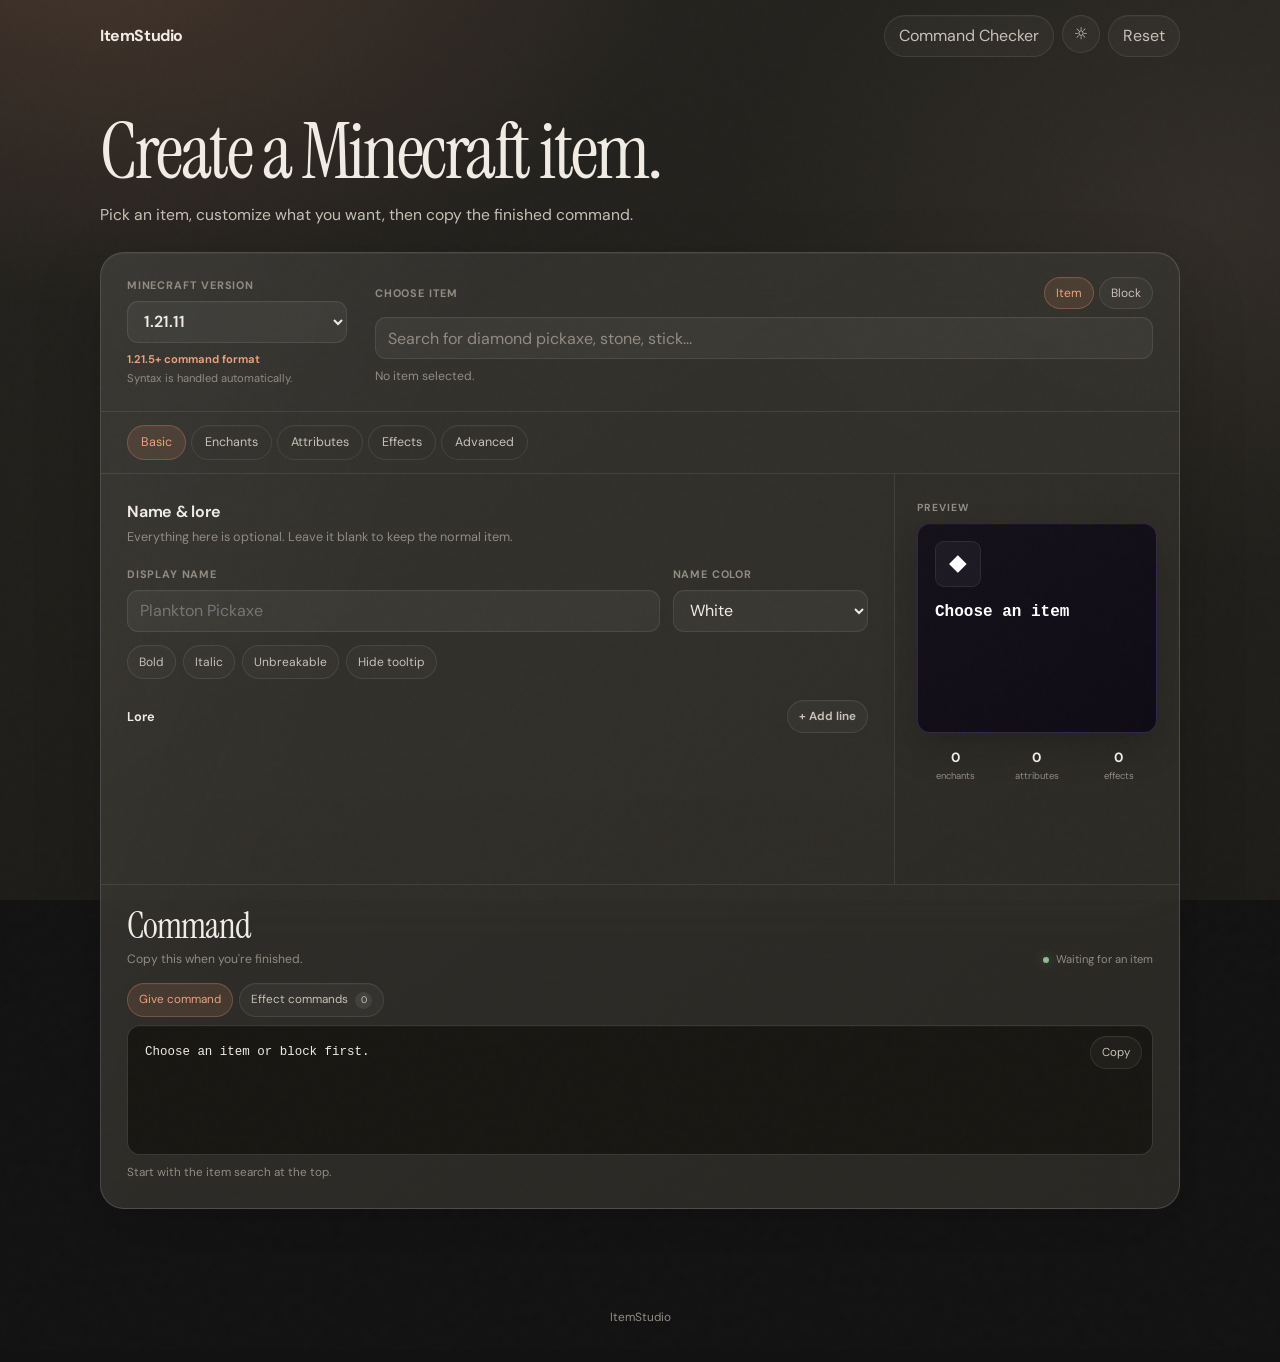
<file: index.html>
<!doctype html>
<html lang="en" data-theme="dark">
<head>
  <meta charset="utf-8" />
  <meta name="viewport" content="width=device-width,initial-scale=1" />
  <meta name="description" content="ItemStudio — an easy Minecraft Java item command builder." />
  <title>ItemStudio</title>
  <link rel="preconnect" href="https://fonts.googleapis.com">
  <link rel="preconnect" href="https://fonts.gstatic.com" crossorigin>
  <link href="https://fonts.googleapis.com/css2?family=DM+Sans:wght@400;500;600;700&family=Instrument+Serif:ital@0;1&display=swap" rel="stylesheet">
  <link rel="stylesheet" href="ui.css?v=20260818-2" />
</head>
<body>
  <div class="grain-overlay"></div>

  <header class="topbar shell">
    <a class="brand" href="#top">ItemStudio</a>
    <div class="top-actions">
      <button class="soft-btn" onclick="location.href='checker.html'">Command Checker</button>
      <button class="icon-btn" id="themeToggle" aria-label="Toggle theme" title="Toggle theme">☼</button>
      <button class="soft-btn" id="resetBtn">Reset</button>
    </div>
  </header>

  <main id="top" class="shell page">
    <section class="hero reveal">
      <h1>Create a Minecraft item.</h1>
      <p>Pick an item, customize what you want, then copy the finished command.</p>
    </section>

    <section class="workspace reveal">
      <div class="setup-row">
        <div class="version-control">
          <label for="versionSelect">Minecraft version</label>
          <select id="versionSelect" aria-label="Minecraft version"></select>
          <div class="version-meta"><span id="syntaxPill">Command format</span><span id="versionNote">Handled automatically.</span></div>
        </div>

        <div class="item-control">
          <div class="item-control-top">
            <label for="itemSearch">Choose item</label>
            <div class="choice-row" id="typeChoice">
              <button class="choice active" data-type="item">Item</button>
              <button class="choice" data-type="block">Block</button>
            </div>
          </div>
          <div class="search-picker">
            <input id="itemSearch" autocomplete="off" placeholder="Search for diamond pickaxe, stone, stick..." />
            <div class="picker-list" id="itemList"></div>
          </div>
          <div class="selected-card" id="selectedItemCard" aria-live="polite">No item selected.</div>
        </div>
      </div>

      <nav class="editor-tabs" aria-label="Item editor sections">
        <button class="active" data-editor-tab="basic">Basic</button>
        <button data-editor-tab="enchant">Enchants</button>
        <button data-editor-tab="attribute">Attributes</button>
        <button data-editor-tab="effect">Effects</button>
        <button data-editor-tab="advanced">Advanced</button>
      </nav>

      <div class="studio-grid">
        <div class="builder-column">
          <section class="panel" data-editor-panel="basic">
            <div class="panel-head">
              <div><b>Name & lore</b><small>Everything here is optional. Leave it blank to keep the normal item.</small></div>
            </div>
            <div class="panel-body">
              <div class="field-grid two">
                <div class="field"><label for="itemName">Display name</label><input id="itemName" placeholder="Plankton Pickaxe" /></div>
                <label class="field"><span>Name color</span><select id="nameColor"></select></label>
              </div>
              <div class="toggle-row">
                <label><input type="checkbox" id="nameBold"><span>Bold</span></label>
                <label><input type="checkbox" id="nameItalic"><span>Italic</span></label>
                <label><input type="checkbox" id="unbreakable"><span>Unbreakable</span></label>
                <label><input type="checkbox" id="hideTooltip"><span>Hide tooltip</span></label>
              </div>
              <div class="subsection-head"><span>Lore</span><button class="mini-btn" data-add="lore">+ Add line</button></div>
              <div class="stack" id="loreRows"></div>
            </div>
          </section>

          <section class="panel" data-editor-panel="enchant" hidden>
            <div class="panel-head">
              <div><b>Enchantments</b><small>Add an enchantment, then choose the level.</small></div>
            </div>
            <div class="panel-body">
              <button class="primary-add" data-add="enchant">+ Add enchantment</button>
              <div class="stack" id="enchantRows"></div>
              <label class="switch-line"><input type="checkbox" id="hideEnchants"><span class="switch"></span><span>Hide enchantment text</span></label>
            </div>
          </section>

          <section class="panel" data-editor-panel="attribute" hidden>
            <div class="panel-head">
              <div><b>Attributes</b><small>Change damage, speed, armor and other stats while the item is held or worn.</small></div>
            </div>
            <div class="panel-body">
              <div class="beginner-note">Choose a stat → enter the amount → choose when it applies.</div>
              <button class="primary-add" data-add="attribute">+ Add attribute</button>
              <div class="stack" id="attributeRows"></div>
            </div>
          </section>

          <section class="panel" data-editor-panel="effect" hidden>
            <div class="panel-head">
              <div><b>Effects</b><small>Give potion effects while this item is held or equipped.</small></div>
            </div>
            <div class="panel-body">
              <div class="beginner-note">These need extra repeating command blocks. ItemStudio creates those commands for you.</div>
              <button class="primary-add" data-add="effect">+ Add effect</button>
              <div class="stack" id="effectRows"></div>
            </div>
          </section>

          <section class="panel" data-editor-panel="advanced" hidden>
            <div class="panel-head">
              <div><b>Advanced</b><small>Most people can leave this section alone.</small></div>
            </div>
            <div class="panel-body">
              <div class="field-grid three">
                <div class="field"><label for="count">Count</label><input id="count" type="number" min="1" max="99" value="1" /></div>
                <div class="field"><label for="damage">Damage</label><input id="damage" type="number" min="0" value="0" /></div>
                <div class="field"><label for="customModel">Custom model data</label><input id="customModel" type="number" min="0" placeholder="Optional" /></div>
              </div>
              <div class="field"><label id="rawExtraLabel" for="rawExtra">Extra component entries</label><textarea id="rawExtra" rows="4" placeholder="Optional raw data"></textarea></div>
              <p class="hint" id="rawHint">Optional — beginners can leave this empty.</p>
            </div>
          </section>
        </div>

        <aside class="preview-column">
          <div class="sticky-preview">
            <div class="preview-label">Preview</div>
            <div class="mc-card">
              <div class="mc-icon" id="mcIcon">◆</div>
              <div class="mc-name" id="previewName">Choose an item</div>
              <div class="mc-enchants" id="previewEnchants"></div>
              <div class="mc-lore" id="previewLore"></div>
              <div class="mc-attrs" id="previewAttrs"></div>
            </div>
            <div class="mini-summary" id="miniSummary"></div>
          </div>
        </aside>
      </div>

      <section class="output-section">
        <div class="output-head">
          <div><h2>Command</h2><p>Copy this when you're finished.</p></div>
          <span class="status-dot"><i></i><span id="validationLabel">Waiting for an item</span></span>
        </div>
        <div class="command-tabs">
          <button class="active" data-output="give">Give command</button>
          <button data-output="effects">Effect commands <span id="effectCountBadge">0</span></button>
        </div>
        <div class="command-box"><pre id="commandOutput">Choose an item or block first.</pre><button class="copy-btn" id="copyBtn">Copy</button></div>
        <div class="command-help" id="commandHelp">Start with the item search at the top.</div>
        <div class="warning-box" id="warningBox" hidden></div>
      </section>
    </section>
  </main>

  <div class="toast" id="toast">Copied</div>
  <footer class="shell footer">ItemStudio</footer>

  <script src="app-1.js"></script>
  <script src="app-2.js?v=20260818-3"></script>
  <script src="app-3.js"></script>
  <script src="compat.js?v=20260818-2"></script>
  <script src="registry-fixes.js?v=20260818-1"></script>
  <script src="ui.js?v=20260818-2"></script>
</body>
</html>
</file>
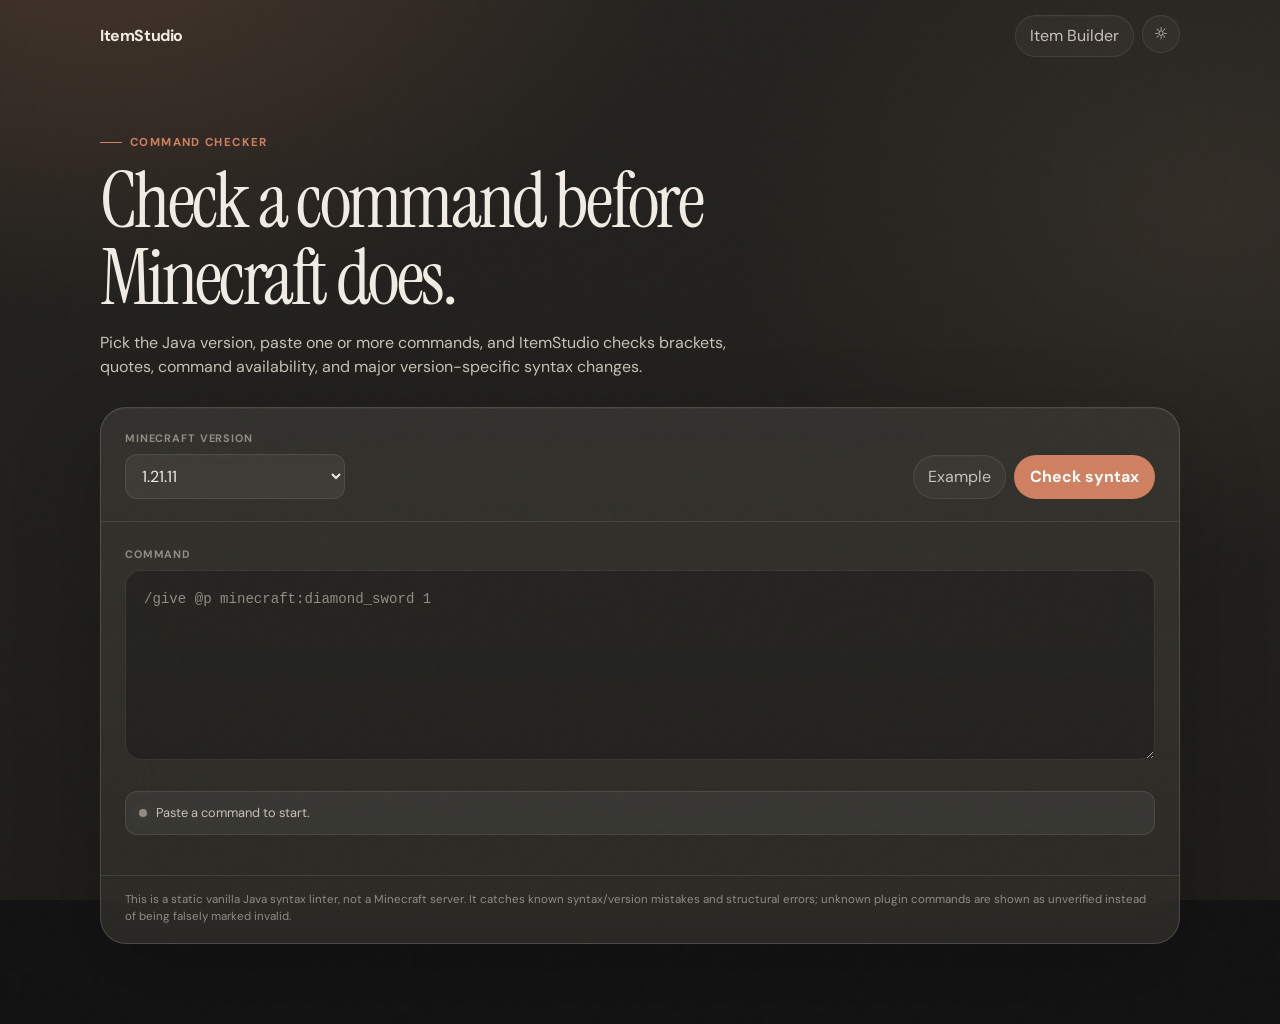
<file: checker.html>
<!doctype html>
<html lang="en" data-theme="dark">
<head>
  <meta charset="utf-8" />
  <meta name="viewport" content="width=device-width,initial-scale=1" />
  <meta name="description" content="ItemStudio command syntax checker for Minecraft Java Edition." />
  <title>Command Checker — ItemStudio</title>
  <link rel="preconnect" href="https://fonts.googleapis.com">
  <link rel="preconnect" href="https://fonts.gstatic.com" crossorigin>
  <link href="https://fonts.googleapis.com/css2?family=DM+Sans:wght@400;500;600;700&family=Instrument+Serif:ital@0;1&display=swap" rel="stylesheet">
  <link rel="stylesheet" href="ui.css?v=20260818-2" />
  <link rel="stylesheet" href="checker.css?v=20260818-1" />
</head>
<body>
  <div class="grain-overlay"></div>

  <header class="topbar shell">
    <a class="brand" href="index.html">ItemStudio</a>
    <div class="top-actions">
      <button class="soft-btn" onclick="location.href='index.html'">Item Builder</button>
      <button class="icon-btn" id="themeToggle" aria-label="Toggle theme" title="Toggle theme">☼</button>
    </div>
  </header>

  <main class="shell checker-page">
    <section class="checker-hero reveal">
      <span class="checker-kicker">Command Checker</span>
      <h1>Check a command before Minecraft does.</h1>
      <p>Pick the Java version, paste one or more commands, and ItemStudio checks brackets, quotes, command availability, and major version-specific syntax changes.</p>
    </section>

    <section class="checker-shell reveal">
      <div class="checker-toolbar">
        <label class="checker-version">
          <span>Minecraft version</span>
          <select id="checkerVersion"></select>
        </label>
        <div class="checker-actions">
          <button class="soft-btn" id="exampleBtn">Example</button>
          <button class="primary-check" id="checkBtn">Check syntax</button>
        </div>
      </div>

      <label class="command-editor-wrap" for="commandInput">
        <span>Command</span>
        <textarea id="commandInput" spellcheck="false" autocomplete="off" placeholder="/give @p minecraft:diamond_sword 1"></textarea>
      </label>

      <div class="checker-summary" id="checkerSummary">
        <span class="summary-light idle"></span>
        <span>Paste a command to start.</span>
      </div>

      <div class="checker-results" id="checkerResults"></div>

      <div class="checker-footnote">
        This is a static vanilla Java syntax linter, not a Minecraft server. It catches known syntax/version mistakes and structural errors; unknown plugin commands are shown as unverified instead of being falsely marked invalid.
      </div>
    </section>
  </main>

  <script src="checker.js?v=20260818-2"></script>
</body>
</html>
</file>
<file: ui.css>
:root{
  --bg:#24231f;
  --bg-deep:#1e1d1a;
  --surface:rgba(255,255,255,.055);
  --surface-hover:rgba(255,255,255,.085);
  --surface-strong:rgba(48,47,41,.78);
  --glass:rgba(43,42,37,.72);
  --glass-2:rgba(52,50,44,.64);
  --text:#f0ece4;
  --text-2:#c7c1b6;
  --muted:#918b81;
  --accent:#cf8060;
  --accent-hi:#eba17c;
  --accent-soft:rgba(207,128,96,.15);
  --border:rgba(240,236,228,.095);
  --border-strong:rgba(240,236,228,.16);
  --danger:#e18b7f;
  --good:#88bd91;
  --code:#181713;
  --serif:'Instrument Serif',Georgia,'Times New Roman',serif;
  --sans:'DM Sans','Segoe UI',system-ui,-apple-system,sans-serif;
  --ease:.28s cubic-bezier(.22,.61,.36,1);
  --bounce:.38s cubic-bezier(.34,1.35,.64,1);
  color-scheme:dark;
}
[data-theme="light"]{
  --bg:#eee8df;
  --bg-deep:#e4ddd3;
  --surface:rgba(255,255,255,.48);
  --surface-hover:rgba(255,255,255,.72);
  --surface-strong:rgba(255,255,255,.78);
  --glass:rgba(250,247,242,.7);
  --glass-2:rgba(255,255,255,.58);
  --text:#2d2923;
  --text-2:#5f5951;
  --muted:#8a8278;
  --accent:#b96c4b;
  --accent-hi:#ca7d5b;
  --accent-soft:rgba(185,108,75,.11);
  --border:rgba(45,41,35,.08);
  --border-strong:rgba(45,41,35,.14);
  --code:#f7f3ed;
  color-scheme:light;
}

*{box-sizing:border-box}
html{scroll-behavior:smooth;font-size:16px}
body{
  margin:0;
  min-height:100vh;
  color:var(--text);
  font-family:var(--sans);
  line-height:1.5;
  -webkit-font-smoothing:antialiased;
  background:
    radial-gradient(850px 520px at 8% -5%,rgba(207,128,96,.18),transparent 68%),
    radial-gradient(720px 520px at 95% 24%,rgba(230,182,145,.08),transparent 68%),
    linear-gradient(180deg,var(--bg),var(--bg-deep));
  background-attachment:fixed;
  overflow-x:hidden;
  transition:background var(--ease),color var(--ease);
}
button,input,select,textarea{font:inherit}
button{color:inherit;cursor:pointer}
input,select,textarea{min-width:0}
[hidden]{display:none!important}

.ambient{display:none}
.grain-overlay{position:fixed;inset:0;pointer-events:none;z-index:9999;opacity:.018;mix-blend-mode:overlay}
.grain-overlay:after{content:'';position:absolute;inset:-50%;background-image:url("data:image/svg+xml,%3Csvg viewBox='0 0 256 256' xmlns='http://www.w3.org/2000/svg'%3E%3Cfilter id='n'%3E%3CfeTurbulence type='fractalNoise' baseFrequency='.7' numOctaves='3'/%3E%3C/filter%3E%3Crect width='100%25' height='100%25' filter='url(%23n)'/%3E%3C/svg%3E");animation:grain 16s linear infinite}

.shell{width:min(1080px,calc(100% - 40px));margin-inline:auto;position:relative;z-index:1}
.topbar{height:72px;display:flex;align-items:center;justify-content:space-between}
.brand{display:inline-flex;align-items:baseline;color:var(--text);text-decoration:none;font-size:1rem;font-weight:700;letter-spacing:-.025em}
.brand span{margin-left:3px;color:var(--muted);font-weight:500}
.top-actions{display:flex;gap:8px}

.icon-btn,.soft-btn,.choice,.editor-tabs button,.mini-btn,.primary-add,.command-tabs button,.copy-btn{
  border:1px solid var(--border);
  background:rgba(255,255,255,.035);
  color:var(--text-2);
  border-radius:999px;
  box-shadow:inset 0 1px 0 rgba(255,255,255,.025);
  transition:background .18s ease,border-color .18s ease,color .18s ease,transform .18s ease;
}
.icon-btn:hover,.soft-btn:hover,.choice:hover,.editor-tabs button:hover,.mini-btn:hover,.primary-add:hover,.command-tabs button:hover,.copy-btn:hover{
  background:var(--surface-hover);border-color:var(--border-strong);color:var(--text);transform:translateY(-1px)
}
.icon-btn:active,.soft-btn:active,.choice:active,.editor-tabs button:active,.mini-btn:active,.primary-add:active,.command-tabs button:active,.copy-btn:active{transform:scale(.97)}
.icon-btn{width:38px;height:38px;padding:0;display:grid;place-items:center}
.soft-btn{padding:8px 14px}

.page{padding:28px 0 72px}
.hero{margin:14px 0 26px;max-width:700px}
.hero h1{margin:0;font-family:var(--serif);font-weight:400;font-size:clamp(2.9rem,6vw,4.9rem);line-height:1;letter-spacing:-.032em}
.hero p{margin:12px 0 0;color:var(--text-2);font-size:.98rem;max-width:600px}

.workspace{
  position:relative;
  overflow:visible;
  border:1px solid var(--border-strong);
  border-radius:24px;
  background:linear-gradient(145deg,rgba(255,255,255,.055),rgba(255,255,255,.022)),var(--glass);
  backdrop-filter:blur(28px) saturate(118%);
  -webkit-backdrop-filter:blur(28px) saturate(118%);
  box-shadow:0 24px 70px rgba(0,0,0,.16),inset 0 1px 0 rgba(255,255,255,.045);
}
.workspace:before{content:'';position:absolute;inset:0;border-radius:inherit;pointer-events:none;background:linear-gradient(110deg,rgba(255,255,255,.045),transparent 28%);opacity:.7}

.setup-row{position:relative;z-index:2;display:grid;grid-template-columns:220px minmax(0,1fr);gap:28px;padding:24px 26px;border-bottom:1px solid var(--border)}
.version-control>label,.item-control-top>label,.field>label,.field>span{
  display:block;margin:0 0 7px;color:var(--muted);font-size:.68rem;font-weight:700;text-transform:uppercase;letter-spacing:.075em
}
.version-control select,.field select,.field input,.field textarea,.row-editor select,.row-editor input,.search-picker input{
  width:100%;height:42px;border:1px solid var(--border);border-radius:11px;background:rgba(255,255,255,.045);color:var(--text);padding:0 12px;outline:none;box-shadow:inset 0 1px 0 rgba(255,255,255,.018);transition:border-color .18s ease,background .18s ease,box-shadow .18s ease
}
.field textarea{height:auto;min-height:108px;padding:11px 12px;resize:vertical}
.version-control select:focus,.field select:focus,.field input:focus,.field textarea:focus,.row-editor select:focus,.row-editor input:focus,.search-picker input:focus{
  border-color:rgba(207,128,96,.6);background:rgba(255,255,255,.065);box-shadow:0 0 0 3px var(--accent-soft)
}
.version-control select{font-variant-numeric:tabular-nums;font-feature-settings:'tnum' 1;font-weight:600;letter-spacing:0}
select option{background:#302f2a;color:#f0ece4}
[data-theme="light"] select option{background:#fff;color:#2d2923}
.version-meta{display:flex;flex-direction:column;gap:3px;margin-top:8px}
#syntaxPill{color:var(--accent-hi);font-size:.7rem;font-weight:650}
#versionNote{color:var(--muted);font-size:.7rem}

.item-control-top{display:flex;align-items:center;justify-content:space-between;gap:12px;margin-bottom:8px}
.item-control-top>label{margin:0}
.choice-row{display:flex;gap:5px}
.choice{padding:6px 11px;font-size:.75rem}
.choice.active{background:var(--accent-soft);border-color:rgba(207,128,96,.38);color:var(--accent-hi)}
.search-picker{position:relative}
.search-picker input::placeholder{color:var(--muted)}
.picker-list{
  position:absolute;z-index:1000;left:0;right:0;top:calc(100% + 7px);display:none;max-height:300px;overflow:auto;padding:6px;
  background:rgba(42,41,36,.97);border:1px solid var(--border-strong);border-radius:14px;box-shadow:0 22px 55px rgba(0,0,0,.28);backdrop-filter:blur(24px);-webkit-backdrop-filter:blur(24px)
}
[data-theme="light"] .picker-list{background:rgba(252,249,245,.98)}
.picker-list.show{display:block;animation:drop .16s ease}
.picker-option{width:100%;display:flex;align-items:center;justify-content:space-between;gap:14px;border:0;background:transparent;color:var(--text);padding:10px 11px;border-radius:9px;text-align:left}
.picker-option:hover,.picker-option:focus{background:var(--surface-hover);outline:none}
.picker-option span{font-weight:550}
.picker-option small{color:var(--muted);font-size:.7rem}
.selected-card{min-height:20px;margin-top:8px;color:var(--muted);font-size:.76rem}
.selected-card b{color:var(--text);font-weight:600}.selected-card span{color:var(--muted)}

.editor-tabs{position:relative;z-index:1;display:flex;gap:5px;padding:13px 26px;border-bottom:1px solid var(--border);overflow-x:auto;scrollbar-width:none}
.editor-tabs::-webkit-scrollbar{display:none}
.editor-tabs button{flex:0 0 auto;padding:7px 13px;font-size:.78rem;background:transparent}
.editor-tabs button.active{background:var(--accent-soft);border-color:rgba(207,128,96,.36);color:var(--accent-hi)}
.tab-count{display:inline-grid;place-items:center;min-width:17px;height:17px;margin-left:5px;padding:0 4px;border-radius:999px;background:rgba(255,255,255,.08);font-size:.61rem}

.studio-grid{position:relative;z-index:1;display:grid;grid-template-columns:minmax(0,1fr) 285px;min-height:410px}
.builder-column{min-width:0;padding:26px}
.panel{width:100%;min-width:0}
.panel-head{display:block!important;width:100%!important;margin:0 0 20px!important;padding:0!important;background:none!important;border:0!important}
.panel-head>div,.panel-head>span{display:block!important;width:auto!important;min-width:0!important}
.panel-head b{display:block;font-size:1rem;font-weight:650;letter-spacing:-.015em}
.panel-head small{display:block;max-width:580px;margin-top:4px;color:var(--muted);font-size:.79rem;font-weight:400;line-height:1.45}
.panel-body{display:block!important;width:100%!important;max-height:none!important;opacity:1!important;padding:0!important;overflow:visible!important;animation:panelIn .18s ease}

.field-grid{display:grid;gap:13px;margin-bottom:13px}
.field-grid.two{grid-template-columns:minmax(0,1.5fr) minmax(145px,.55fr)}
.field-grid.three{grid-template-columns:repeat(3,minmax(0,1fr))}
.toggle-row{display:flex;flex-wrap:wrap;gap:7px;margin:9px 0 21px}
.toggle-row label{cursor:pointer}.toggle-row input{position:absolute;opacity:0;pointer-events:none}
.toggle-row span{display:block;padding:7px 11px;border:1px solid var(--border);border-radius:999px;background:rgba(255,255,255,.025);color:var(--text-2);font-size:.75rem;transition:.18s ease}
.toggle-row input:checked+span{background:var(--accent-soft);border-color:rgba(207,128,96,.4);color:var(--accent-hi)}
.subsection-head{display:flex;align-items:center;justify-content:space-between;gap:12px;margin:6px 0 8px;font-size:.8rem;font-weight:650}
.mini-btn{padding:7px 11px;font-size:.73rem}
.primary-add{padding:9px 14px;margin:1px 0 10px;font-size:.78rem;font-weight:600;color:var(--text)}
.beginner-note{margin:0 0 14px;padding:10px 12px;border:1px solid rgba(207,128,96,.16);border-radius:11px;background:rgba(207,128,96,.075);color:var(--text-2);font-size:.77rem}
.hint{margin:9px 0 0;color:var(--muted);font-size:.74rem}
.stack{display:flex;flex-direction:column;width:100%}
.row-editor{display:grid;grid-template-columns:1.3fr .55fr .72fr 34px;gap:8px;align-items:end;padding:10px 0;border-bottom:1px solid var(--border);animation:rowIn .2s var(--bounce)}
.row-editor.lore{grid-template-columns:minmax(0,1fr) 150px 34px}
.row-editor.attribute{grid-template-columns:1.1fr .48fr .74fr .75fr 34px}
.row-editor.effect{grid-template-columns:1.05fr .48fr .42fr .75fr 34px}
.row-editor label{display:block;min-width:0;color:var(--muted);font-size:.61rem;font-weight:700;text-transform:uppercase;letter-spacing:.05em}
.row-editor label input,.row-editor label select{margin-top:5px}
.remove-row{width:34px;height:34px;border:0;border-radius:50%;background:transparent;color:var(--muted);font-size:1rem}
.remove-row:hover{background:rgba(225,139,127,.1);color:var(--danger)}
.switch-line{display:flex;align-items:center;gap:9px;margin-top:13px;color:var(--text-2);font-size:.78rem;cursor:pointer}.switch-line input{display:none}
.switch{position:relative;width:34px;height:20px;border:1px solid var(--border-strong);border-radius:999px;background:rgba(255,255,255,.06);transition:.2s}
.switch:after{content:'';position:absolute;top:2px;left:2px;width:14px;height:14px;border-radius:50%;background:var(--muted);transition:.2s}
.switch-line input:checked+.switch{background:var(--accent);border-color:var(--accent)}.switch-line input:checked+.switch:after{left:16px;background:#fff}

.preview-column{min-width:0;border-left:1px solid var(--border);padding:26px 22px;background:rgba(0,0,0,.025)}
.sticky-preview{position:sticky;top:18px}
.preview-label{margin-bottom:8px;color:var(--muted);font-size:.64rem;font-weight:700;text-transform:uppercase;letter-spacing:.1em}
.mc-card{min-height:210px;padding:17px;border:1px solid rgba(170,120,255,.22);border-radius:13px;background:linear-gradient(145deg,#15111b,#0f0c14);box-shadow:0 15px 35px rgba(0,0,0,.2),inset 0 1px 0 rgba(255,255,255,.025);font-family:ui-monospace,Consolas,monospace;color:#fff}
.mc-icon{display:grid;place-items:center;width:46px;height:46px;margin-bottom:13px;border:1px solid rgba(255,255,255,.08);border-radius:9px;background:rgba(255,255,255,.045);font-size:1.45rem}
.mc-name{margin-bottom:4px;font-weight:700}.mc-enchants{white-space:pre-line;color:#aaaaff;font-size:.74rem}.mc-lore{white-space:pre-line;margin-top:4px;color:#aaa;font-size:.74rem}.mc-attrs{white-space:pre-line;margin-top:8px;color:#9999ff;font-size:.7rem}
.mini-summary{display:grid;grid-template-columns:repeat(3,1fr);gap:5px;margin-top:10px}.mini-summary div{text-align:center;padding:5px 1px}.mini-summary b{display:block;font-size:.84rem}.mini-summary small{display:block;color:var(--muted);font-size:.59rem}

.output-section{position:relative;z-index:1;padding:23px 26px 26px;border-top:1px solid var(--border)}
.output-head{display:flex;align-items:end;justify-content:space-between;gap:18px}.output-head h2{margin:0;font-family:var(--serif);font-size:2.25rem;font-weight:400;line-height:1;letter-spacing:-.025em}.output-head p{margin:6px 0 0;color:var(--muted);font-size:.76rem}
.status-dot{display:flex;align-items:center;gap:7px;color:var(--muted);font-size:.7rem}.status-dot i{width:6px;height:6px;border-radius:50%;background:var(--good);box-shadow:0 0 12px rgba(136,189,145,.45)}
.command-tabs{display:flex;gap:6px;margin-top:15px}.command-tabs button{padding:7px 11px;font-size:.73rem}.command-tabs button.active{background:var(--accent-soft);border-color:rgba(207,128,96,.36);color:var(--accent-hi)}.command-tabs span{display:inline-grid;place-items:center;min-width:17px;height:17px;margin-left:4px;padding:0 4px;border-radius:999px;background:rgba(255,255,255,.075);font-size:.6rem}
.command-box{position:relative;min-height:130px;margin-top:8px;padding:17px 74px 17px 17px;overflow:auto;border:1px solid var(--border-strong);border-radius:13px;background:var(--code);box-shadow:inset 0 1px 0 rgba(255,255,255,.018)}
.command-box pre{margin:0;white-space:pre-wrap;word-break:break-word;color:var(--text);font:500 .78rem/1.6 ui-monospace,Consolas,monospace}.copy-btn{position:absolute;top:10px;right:10px;padding:7px 11px;font-size:.72rem}.command-help{margin-top:9px;color:var(--muted);font-size:.73rem}.warning-box{margin-top:10px;padding:10px 12px;border:1px solid rgba(225,139,127,.3);border-radius:10px;background:rgba(225,139,127,.07);color:var(--text-2);font-size:.75rem}
.toast{position:fixed;z-index:10000;bottom:22px;left:50%;opacity:0;transform:translate(-50%,14px);padding:9px 14px;border:1px solid var(--border-strong);border-radius:999px;background:var(--surface-strong);backdrop-filter:blur(18px);color:var(--text);font-size:.75rem;font-weight:650;transition:.22s}.toast.show{opacity:1;transform:translate(-50%,0)}
.footer{padding:28px 0 36px;text-align:center;color:var(--muted);font-size:.74rem}

.reveal{animation:reveal .42s var(--ease) both}
@keyframes reveal{from{opacity:0;transform:translateY(8px)}to{opacity:1;transform:none}}
@keyframes panelIn{from{opacity:0;transform:translateY(4px)}to{opacity:1;transform:none}}
@keyframes rowIn{from{opacity:0;transform:translateY(-4px) scale(.99)}to{opacity:1;transform:none}}
@keyframes drop{from{opacity:0;transform:translateY(-4px)}to{opacity:1;transform:none}}
@keyframes grain{0%,100%{transform:translate(0)}25%{transform:translate(-3px,2px)}50%{transform:translate(4px,-1px)}75%{transform:translate(-2px,-3px)}}
::selection{background:var(--accent);color:white}
::-webkit-scrollbar{width:7px;height:7px}::-webkit-scrollbar-track{background:transparent}::-webkit-scrollbar-thumb{background:var(--border-strong);border-radius:999px}

@media(max-width:920px){
  .shell{width:min(100% - 28px,1080px)}
  .setup-row{grid-template-columns:1fr 1.55fr;gap:20px;padding:22px}
  .editor-tabs{padding-inline:22px}
  .studio-grid{grid-template-columns:1fr}
  .builder-column{padding:24px 22px}
  .preview-column{border-left:0;border-top:1px solid var(--border);padding:22px}
  .sticky-preview{position:static;display:grid;grid-template-columns:minmax(220px,420px) minmax(0,1fr);gap:16px;align-items:start}
  .preview-label{grid-column:1/-1;margin:0}
  .mini-summary{margin-top:0;align-self:stretch;align-content:center}
}
@media(max-width:680px){
  .shell{width:min(100% - 20px,1080px)}
  .topbar{height:64px}.page{padding-top:18px}.brand span{display:none}
  .hero{margin-top:8px}.hero h1{font-size:clamp(2.55rem,13vw,3.8rem)}.hero p{font-size:.9rem}
  .workspace{border-radius:19px}
  .setup-row{grid-template-columns:1fr;padding:18px;gap:18px}.editor-tabs{padding:11px 18px}.builder-column{padding:21px 18px}
  .field-grid.two,.field-grid.three{grid-template-columns:1fr}
  .row-editor,.row-editor.lore,.row-editor.attribute,.row-editor.effect{grid-template-columns:1fr}
  .remove-row{justify-self:end}
  .sticky-preview{display:block}.mini-summary{margin-top:10px}
  .output-section{padding:20px 18px 22px}.output-head{align-items:flex-start;flex-direction:column}.status-dot{margin-top:-8px}
  .command-box{padding:53px 14px 14px}.copy-btn{left:10px;right:auto}
}
</file>
<file: checker.css>
.checker-page{padding:38px 0 80px;position:relative;z-index:2}.checker-hero{max-width:780px;margin:16px 0 28px}.checker-kicker{display:inline-flex;align-items:center;gap:8px;color:var(--accent);font-size:.72rem;font-weight:700;text-transform:uppercase;letter-spacing:.12em}.checker-kicker:before{content:'';width:22px;height:1px;background:var(--accent)}.checker-hero h1{font-family:var(--serif);font-size:clamp(3rem,6vw,5.2rem);font-weight:400;line-height:1;letter-spacing:-.035em;margin:12px 0 0}.checker-hero p{max-width:680px;color:var(--text-2);font-size:1rem;margin:14px 0 0}.checker-shell{background:linear-gradient(180deg,rgba(255,255,255,.05),rgba(255,255,255,.025)),var(--glass);border:1px solid var(--border-strong);border-radius:26px;box-shadow:0 28px 90px rgba(0,0,0,.2),inset 0 1px 0 rgba(255,255,255,.045);backdrop-filter:blur(28px) saturate(125%);-webkit-backdrop-filter:blur(28px) saturate(125%);overflow:hidden}.checker-toolbar{display:flex;align-items:end;justify-content:space-between;gap:20px;padding:22px 24px;border-bottom:1px solid var(--border)}.checker-version{min-width:220px}.checker-version span,.command-editor-wrap>span{display:block;color:var(--muted);font-size:.68rem;font-weight:700;text-transform:uppercase;letter-spacing:.08em;margin-bottom:8px}.checker-version select{width:100%;border:1px solid var(--border);background:var(--surface);color:var(--text);border-radius:12px;padding:10px 12px;outline:none}.checker-version select:focus,.command-editor-wrap textarea:focus{border-color:rgba(207,128,96,.62);box-shadow:0 0 0 4px var(--accent-soft)}.checker-actions{display:flex;gap:8px}.primary-check{border:1px solid rgba(207,128,96,.45);background:var(--accent);color:white;border-radius:999px;padding:9px 15px;font-weight:700;transition:.18s ease}.primary-check:hover{background:var(--accent-hi);transform:translateY(-1px)}.command-editor-wrap{display:block;padding:24px}.command-editor-wrap textarea{width:100%;min-height:190px;resize:vertical;border:1px solid var(--border);background:rgba(16,16,14,.3);color:var(--text);border-radius:16px;padding:17px 18px;outline:none;font:500 .88rem/1.7 ui-monospace,SFMono-Regular,Consolas,monospace;tab-size:2;transition:border-color .18s,box-shadow .18s,background .18s}.command-editor-wrap textarea::placeholder{color:var(--muted)}[data-theme=light] .command-editor-wrap textarea{background:rgba(255,255,255,.48)}.checker-summary{display:flex;align-items:center;gap:9px;margin:0 24px 16px;padding:11px 13px;background:var(--surface);border:1px solid var(--border);border-radius:12px;color:var(--text-2);font-size:.8rem}.summary-light{width:8px;height:8px;border-radius:50%;background:var(--muted);box-shadow:0 0 14px rgba(145,139,129,.35)}.summary-light.ok{background:var(--good);box-shadow:0 0 14px rgba(136,189,145,.48)}.summary-light.warn{background:#d6aa69;box-shadow:0 0 14px rgba(214,170,105,.45)}.summary-light.error{background:var(--danger);box-shadow:0 0 14px rgba(225,139,127,.46)}.checker-results{display:flex;flex-direction:column;gap:8px;padding:0 24px 24px}.result-row{display:grid;grid-template-columns:auto 1fr;gap:10px;align-items:start;padding:12px 13px;border:1px solid var(--border);border-radius:12px;background:rgba(255,255,255,.025)}.result-icon{width:24px;height:24px;display:grid;place-items:center;border-radius:8px;font-size:.72rem;font-weight:800}.result-row.error .result-icon{background:rgba(225,139,127,.13);color:var(--danger)}.result-row.warning .result-icon{background:rgba(214,170,105,.13);color:#d6aa69}.result-row.info .result-icon{background:var(--accent-soft);color:var(--accent)}.result-row.ok .result-icon{background:rgba(136,189,145,.12);color:var(--good)}.result-copy b{display:block;font-size:.82rem}.result-copy p{margin:2px 0 0;color:var(--muted);font-size:.76rem;line-height:1.5}.result-copy code{color:var(--accent);font:500 .75rem ui-monospace,Consolas,monospace}.checker-footnote{border-top:1px solid var(--border);padding:15px 24px 18px;color:var(--muted);font-size:.72rem;line-height:1.5}@media(max-width:720px){.checker-page{padding-top:20px}.checker-toolbar{align-items:stretch;flex-direction:column}.checker-actions{justify-content:flex-end}.checker-version{min-width:0}.command-editor-wrap{padding:18px}.checker-results{padding:0 18px 20px}.checker-summary{margin:0 18px 14px}.checker-hero h1{font-size:3.2rem}}
</file>
